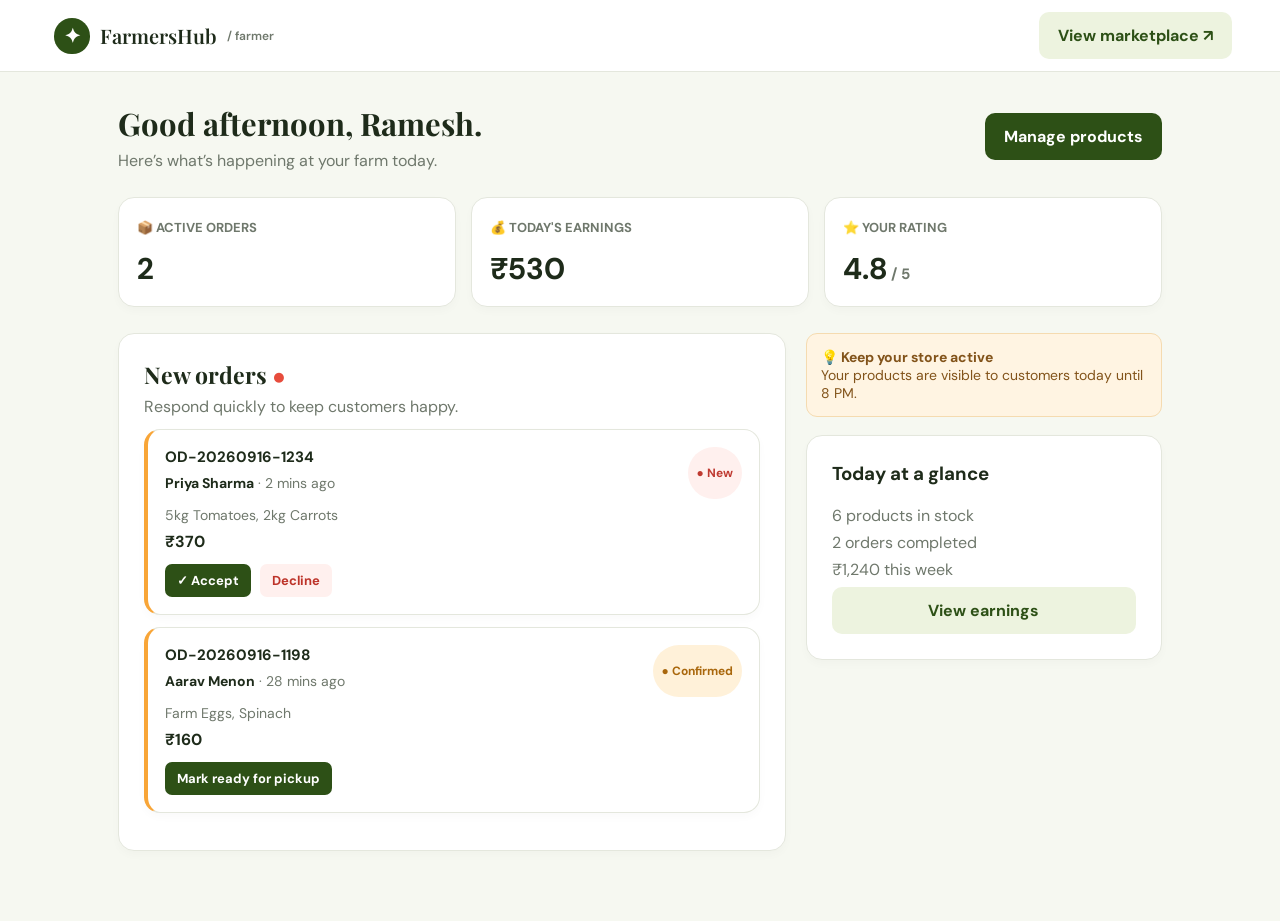
<file: index.html>
<!doctype html>
<html lang="en">
<head>
  <meta charset="UTF-8" />
  <meta name="viewport" content="width=device-width, initial-scale=1.0" />
  <meta name="description" content="FarmersHub Farmer Portal — manage orders and products" />
  <title>FarmersHub Farmer Portal</title>
  <link rel="preconnect" href="https://fonts.googleapis.com">
  <link rel="preconnect" href="https://fonts.gstatic.com" crossorigin>
  <link href="https://fonts.googleapis.com/css2?family=DM+Sans:wght@400;500;600;700&family=Playfair+Display:wght@600;700&display=swap" rel="stylesheet">
  <link rel="stylesheet" href="styles.css" />
</head>
<body>
  <div id="app"></div>
  <script>
    // The farmer portal always lands in the order-management workspace.
    if (!location.hash) location.hash = '/farmer';
  </script>
  <script src="app.js"></script>
</body>
</html>
</file>
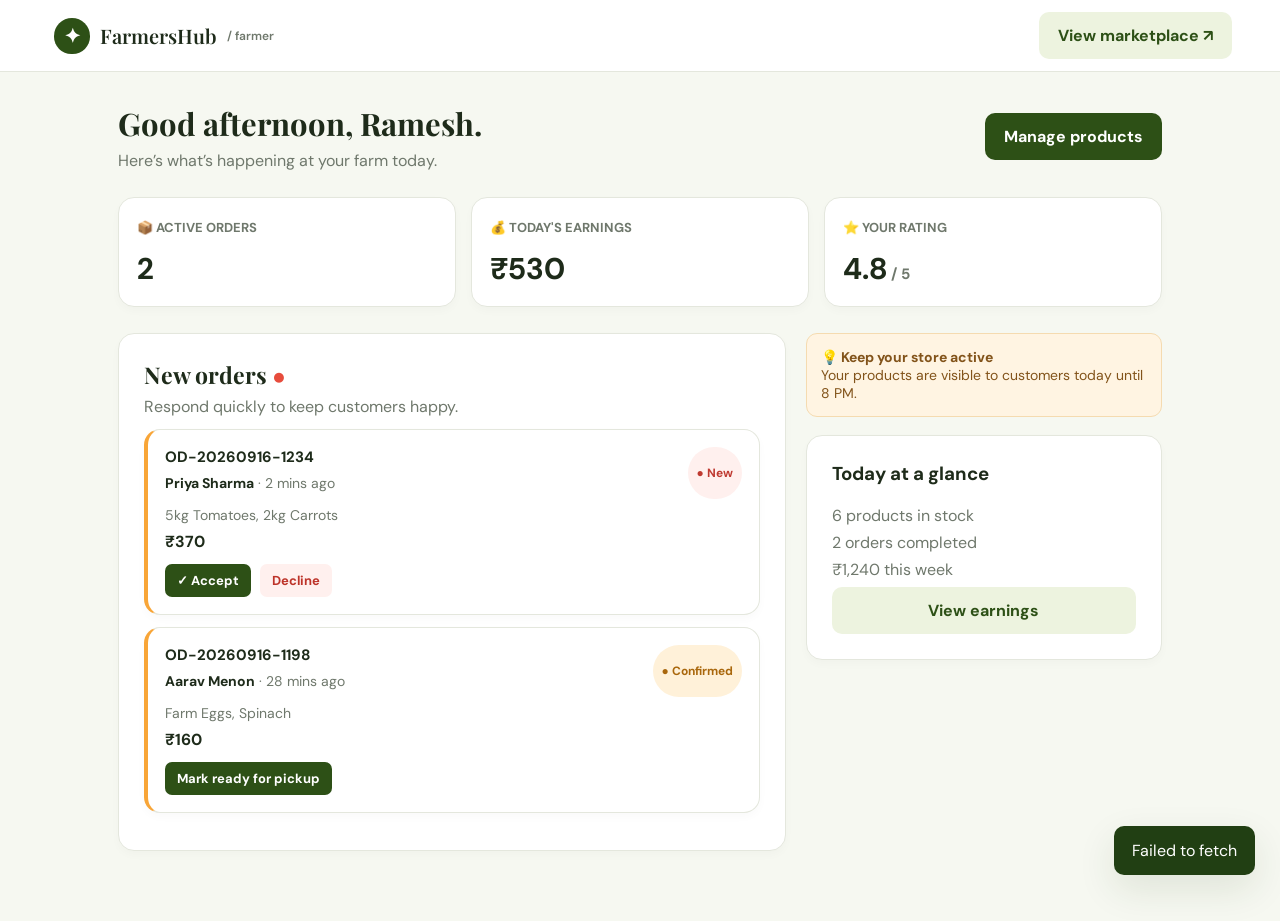
<file: outputs/farmershub-farmer/index.html>
<!doctype html>
<html lang="en">
<head>
  <meta charset="UTF-8" />
  <meta name="viewport" content="width=device-width, initial-scale=1.0" />
  <meta name="description" content="FarmersHub Farmer Portal — manage orders and products" />
  <title>FarmersHub Farmer Portal</title>
  <link rel="preconnect" href="https://fonts.googleapis.com">
  <link rel="preconnect" href="https://fonts.gstatic.com" crossorigin>
  <link href="https://fonts.googleapis.com/css2?family=DM+Sans:wght@400;500;600;700&family=Playfair+Display:wght@600;700&display=swap" rel="stylesheet">
  <link rel="stylesheet" href="styles.css" />
</head>
<body>
  <div id="app"></div>
  <script>
    // The farmer portal always lands in the order-management workspace.
    if (!location.hash) location.hash = '/farmer';
  </script>
  <script src="app.js"></script>
  <script src="api-config.js"></script>
  <script src="api-client.js"></script>
  <script src="live-api.js"></script>
</body>
</html>
</file>
<file: styles.css>
:root{--green:#2d5016;--deep:#19310c;--lime:#dcecb8;--gold:#f8a537;--red:#e74c3c;--cream:#f8f6ef;--ink:#1e2b1a;--muted:#6f786c;--line:#e4e7dd;--white:#fff;--shadow:0 14px 38px rgba(38,65,22,.11)}*{box-sizing:border-box}body{margin:0;background:var(--cream);color:var(--ink);font-family:'DM Sans',Arial,sans-serif}button,input,textarea,select{font:inherit}button{cursor:pointer;border:0}.shell{max-width:1240px;margin:auto;padding:0 28px}.nav{height:76px;display:flex;align-items:center;justify-content:space-between;background:rgba(248,246,239,.95);position:sticky;top:0;z-index:10;border-bottom:1px solid transparent}.brand{display:flex;gap:10px;align-items:center;font-size:20px;font-family:'Playfair Display',serif;font-weight:700}.brand-mark{background:var(--green);width:36px;height:36px;border-radius:50% 50% 48% 48%;display:grid;place-items:center;color:#fff;font-family:Arial}.nav-links{display:flex;align-items:center;gap:25px}.nav-links button,.linkbtn{color:var(--ink);background:transparent;font-weight:600}.nav-links button:hover,.linkbtn:hover{color:var(--green)}.cart-button{display:flex;gap:7px;align-items:center;background:var(--green);color:white;border-radius:99px;padding:11px 15px;font-weight:700}.hero{min-height:430px;border-radius:24px;margin:20px 0 58px;padding:54px;position:relative;overflow:hidden;background:linear-gradient(110deg,rgba(20,50,13,.94),rgba(45,80,22,.72)),url('https://images.unsplash.com/photo-1592982537447-6f2a6a0c3a9b?auto=format&fit=crop&w=1600&q=80') center/cover;color:white}.hero:after{content:'✦';position:absolute;right:12%;bottom:-60px;font-size:300px;color:rgba(220,236,184,.12)}.eyebrow{color:var(--gold);font-size:13px;text-transform:uppercase;letter-spacing:1.5px;font-weight:700}.hero h1{font-family:'Playfair Display',serif;font-size:clamp(40px,5vw,70px);line-height:1.03;max-width:650px;margin:15px 0}.hero p{font-size:18px;max-width:470px;line-height:1.6;color:#f1f5e8}.primary,.secondary,.danger{border-radius:10px;padding:13px 19px;font-weight:700;transition:.2s}.primary{background:var(--green);color:#fff}.hero .primary{background:var(--gold);color:#31230e;margin-top:13px}.primary:hover{transform:translateY(-2px);box-shadow:0 8px 18px rgba(45,80,22,.25)}.secondary{background:#edf3df;color:var(--green)}.danger{background:#fff0ee;color:#bd3329}.section-head{display:flex;justify-content:space-between;align-items:end;margin:25px 0 17px}.section-head h2,.page-title{font-family:'Playfair Display',serif;font-size:31px;margin:0}.sub{color:var(--muted);margin:6px 0 0}.pills{display:flex;gap:9px;overflow:auto;padding-bottom:5px}.pill{white-space:nowrap;border:1px solid var(--line);background:white;border-radius:99px;padding:9px 15px;color:var(--muted);font-weight:600}.pill.active,.pill:hover{background:var(--green);color:white;border-color:var(--green)}.farmer-grid{display:grid;grid-template-columns:repeat(3,1fr);gap:18px;margin-bottom:56px}.farmer-card,.product-card,.card,.order-card,.stat{background:#fff;border:1px solid var(--line);border-radius:16px;box-shadow:0 4px 10px rgba(30,43,26,.025)}.farmer-card{padding:20px;position:relative}.avatar{width:68px;height:68px;border-radius:50%;object-fit:cover;border:3px solid #e6f0d7}.farmer-card h3{margin:12px 0 5px;font-size:18px}.farmer-card p{color:var(--muted);font-size:14px;margin:0 0 11px}.rating{color:#ad7315;font-weight:700;font-size:14px}.count{font-size:13px;color:var(--muted);margin-left:4px}.farmer-card .secondary{width:100%;margin-top:16px}.badge{display:inline-flex;align-items:center;gap:5px;border-radius:99px;padding:5px 9px;font-size:12px;font-weight:700}.badge.green{background:#eaf5dc;color:#3f7422}.badge.orange{background:#fff1d9;color:#a9670c}.badge.red{background:#fff0ee;color:#bf3a31}.badge.blue{background:#e6f2fb;color:#2472a8}.store-hero{background:linear-gradient(110deg,#213f13,#557d2b);color:white;padding:32px;border-radius:18px;display:flex;align-items:center;gap:20px;margin:20px 0}.store-hero .avatar{width:96px;height:96px}.store-hero h1{font-family:'Playfair Display',serif;margin:0 0 8px}.store-layout{display:grid;grid-template-columns:1fr 285px;gap:28px}.product-grid{display:grid;grid-template-columns:repeat(3,1fr);gap:16px}.product-card{overflow:hidden}.product-photo{width:100%;aspect-ratio:1.2;object-fit:cover;background:#dde8ca}.product-info{padding:14px}.product-info h3{font-size:16px;margin:0 0 8px}.price{font-weight:700;font-size:17px}.stock{display:block;color:var(--muted);font-size:12px;margin:6px 0 12px}.add{width:100%;padding:10px;border-radius:8px;background:var(--green);color:white;font-weight:700}.cart-summary{padding:20px;height:max-content;position:sticky;top:95px}.cart-summary h3{margin:0 0 15px}.summary-row{display:flex;justify-content:space-between;margin:12px 0;color:var(--muted)}.summary-row.total{border-top:1px solid var(--line);padding-top:13px;color:var(--ink);font-size:18px;font-weight:700}.cart-summary .primary{width:100%;margin-top:13px}.cartline{display:flex;gap:12px;margin-bottom:14px;font-size:13px}.cartline img{width:42px;height:42px;object-fit:cover;border-radius:7px}.cartline b{display:block}.cartline span{color:var(--muted)}.cart-page,.checkout{display:grid;grid-template-columns:1.45fr .75fr;gap:28px;margin:30px 0}.card{padding:25px}.cart-item{display:grid;grid-template-columns:75px 1fr auto auto;gap:16px;align-items:center;padding:16px 0;border-bottom:1px solid var(--line)}.cart-item img{width:70px;height:70px;border-radius:10px;object-fit:cover}.quantity{display:flex;align-items:center;border:1px solid var(--line);border-radius:8px;width:max-content}.quantity button{background:white;padding:8px 11px;color:var(--green);font-weight:700}.quantity span{min-width:28px;text-align:center}.muted{color:var(--muted)}.formgrid{display:grid;grid-template-columns:1fr 1fr;gap:15px}.field{display:grid;gap:7px;margin-bottom:15px}.field label{font-size:13px;font-weight:700}.field input,.field textarea,.field select{border:1px solid #d8ddd3;border-radius:9px;padding:12px;background:white;outline:none}.field input:focus,.field textarea:focus{border-color:var(--green);box-shadow:0 0 0 3px rgba(45,80,22,.1)}.field.full{grid-column:1/-1}.radio-option{padding:12px;border:1px solid var(--line);border-radius:9px;margin:9px 0;display:flex;gap:9px}.tracking{max-width:820px;margin:35px auto}.track-head{display:flex;justify-content:space-between;align-items:center}.timeline{margin:26px 0 10px;padding-left:12px}.step{position:relative;padding:0 0 28px 30px;border-left:2px solid #dfe5d7}.step:last-child{border-left-color:transparent}.step:before{content:'✓';position:absolute;left:-12px;top:-2px;width:22px;height:22px;border-radius:50%;background:#dfe5d7;color:white;display:grid;place-items:center;font-size:12px}.step.done{border-left-color:var(--green)}.step.done:before{background:var(--green)}.step.active:before{background:var(--gold);box-shadow:0 0 0 5px #fff3dc}.step h3{margin:0 0 4px;font-size:16px}.step p{margin:0;color:var(--muted);font-size:13px}.dashboard{background:#f6f8f1;min-height:100vh;padding-bottom:40px}.dash-nav{background:white;border-bottom:1px solid var(--line);height:72px;display:flex;align-items:center;justify-content:space-between}.dashboard-main{max-width:1100px;margin:0 auto;padding:30px 28px}.dash-top{display:flex;justify-content:space-between;align-items:center}.stats{display:grid;grid-template-columns:repeat(3,1fr);gap:15px;margin:26px 0}.stat{padding:18px}.stat .num{font-size:30px;font-weight:700;margin-top:12px}.stat .label{color:var(--muted);font-size:13px;font-weight:700}.dashboard-grid{display:grid;grid-template-columns:1.5fr .8fr;gap:20px}.order-card{padding:17px;margin:12px 0;border-left:4px solid var(--gold)}.order-top{display:flex;justify-content:space-between;gap:12px}.order-card h3{margin:0;font-size:15px}.order-card p{margin:7px 0;color:var(--muted);font-size:14px}.actions{display:flex;gap:9px;margin-top:12px}.actions button{padding:8px 12px;border-radius:7px;font-size:13px}.notice{background:#fff4e2;border:1px solid #f5dbb0;border-radius:11px;padding:14px;font-size:14px;color:#82531a}.table{width:100%;border-collapse:collapse;font-size:14px}.table th{text-align:left;color:var(--muted);font-size:12px;padding:12px;border-bottom:1px solid var(--line)}.table td{padding:13px 12px;border-bottom:1px solid var(--line)}.product-row{display:flex;align-items:center;gap:10px}.product-row img{width:38px;height:38px;border-radius:7px;object-fit:cover}.empty{text-align:center;padding:46px;color:var(--muted)}.empty div{font-size:42px}.toast{position:fixed;right:25px;bottom:25px;background:#213f13;color:white;padding:14px 18px;border-radius:10px;box-shadow:var(--shadow);z-index:50;animation:in .25s ease-out}@keyframes in{from{transform:translateY(15px);opacity:0}to{transform:none;opacity:1}}.modal-backdrop{position:fixed;inset:0;background:rgba(20,35,15,.55);display:grid;place-items:center;z-index:30;padding:20px}.modal{background:white;border-radius:18px;max-width:430px;width:100%;padding:28px;text-align:center;box-shadow:var(--shadow)}.modal h2{font-family:'Playfair Display';margin:10px}.modal p{color:var(--muted);line-height:1.5}.modal .primary{width:100%;margin:10px 0}.success-icon{font-size:42px}.footer{background:#213f13;color:#dce7cc;margin-top:60px;padding:30px;font-size:14px}.footer .shell{display:flex;justify-content:space-between}@media(max-width:800px){.shell{padding:0 17px}.nav{height:65px}.nav-links button:not(.cart-button){display:none}.hero{margin:10px 0 36px;padding:32px 25px;min-height:380px}.farmer-grid,.product-grid{grid-template-columns:repeat(2,1fr);gap:11px}.farmer-card{padding:15px}.store-layout,.cart-page,.checkout,.dashboard-grid{grid-template-columns:1fr}.cart-summary{position:static}.cart-item{grid-template-columns:58px 1fr auto;gap:10px}.cart-item img{width:55px;height:55px}.cart-item .price-line{display:none}.formgrid{grid-template-columns:1fr}.dash-nav .shell{padding:0 17px}.stats{grid-template-columns:1fr 1fr}.stats .stat:last-child{grid-column:1/-1}.dashboard-main{padding:22px 17px}.table{font-size:12px}.table th:nth-child(3),.table td:nth-child(3){display:none}.store-hero{padding:22px}.store-hero .avatar{width:70px;height:70px}.section-head h2,.page-title{font-size:26px}.footer .shell{display:block}.footer p{margin-top:14px}}
</file>
<file: outputs/farmershub-farmer/styles.css>
:root{--green:#2d5016;--deep:#19310c;--lime:#dcecb8;--gold:#f8a537;--red:#e74c3c;--cream:#f8f6ef;--ink:#1e2b1a;--muted:#6f786c;--line:#e4e7dd;--white:#fff;--shadow:0 14px 38px rgba(38,65,22,.11)}*{box-sizing:border-box}body{margin:0;background:var(--cream);color:var(--ink);font-family:'DM Sans',Arial,sans-serif}button,input,textarea,select{font:inherit}button{cursor:pointer;border:0}.shell{max-width:1240px;margin:auto;padding:0 28px}.nav{height:76px;display:flex;align-items:center;justify-content:space-between;background:rgba(248,246,239,.95);position:sticky;top:0;z-index:10;border-bottom:1px solid transparent}.brand{display:flex;gap:10px;align-items:center;font-size:20px;font-family:'Playfair Display',serif;font-weight:700}.brand-mark{background:var(--green);width:36px;height:36px;border-radius:50% 50% 48% 48%;display:grid;place-items:center;color:#fff;font-family:Arial}.nav-links{display:flex;align-items:center;gap:25px}.nav-links button,.linkbtn{color:var(--ink);background:transparent;font-weight:600}.nav-links button:hover,.linkbtn:hover{color:var(--green)}.cart-button{display:flex;gap:7px;align-items:center;background:var(--green);color:white;border-radius:99px;padding:11px 15px;font-weight:700}.hero{min-height:430px;border-radius:24px;margin:20px 0 58px;padding:54px;position:relative;overflow:hidden;background:linear-gradient(110deg,rgba(20,50,13,.94),rgba(45,80,22,.72)),url('https://images.unsplash.com/photo-1592982537447-6f2a6a0c3a9b?auto=format&fit=crop&w=1600&q=80') center/cover;color:white}.hero:after{content:'✦';position:absolute;right:12%;bottom:-60px;font-size:300px;color:rgba(220,236,184,.12)}.eyebrow{color:var(--gold);font-size:13px;text-transform:uppercase;letter-spacing:1.5px;font-weight:700}.hero h1{font-family:'Playfair Display',serif;font-size:clamp(40px,5vw,70px);line-height:1.03;max-width:650px;margin:15px 0}.hero p{font-size:18px;max-width:470px;line-height:1.6;color:#f1f5e8}.primary,.secondary,.danger{border-radius:10px;padding:13px 19px;font-weight:700;transition:.2s}.primary{background:var(--green);color:#fff}.hero .primary{background:var(--gold);color:#31230e;margin-top:13px}.primary:hover{transform:translateY(-2px);box-shadow:0 8px 18px rgba(45,80,22,.25)}.secondary{background:#edf3df;color:var(--green)}.danger{background:#fff0ee;color:#bd3329}.section-head{display:flex;justify-content:space-between;align-items:end;margin:25px 0 17px}.section-head h2,.page-title{font-family:'Playfair Display',serif;font-size:31px;margin:0}.sub{color:var(--muted);margin:6px 0 0}.pills{display:flex;gap:9px;overflow:auto;padding-bottom:5px}.pill{white-space:nowrap;border:1px solid var(--line);background:white;border-radius:99px;padding:9px 15px;color:var(--muted);font-weight:600}.pill.active,.pill:hover{background:var(--green);color:white;border-color:var(--green)}.farmer-grid{display:grid;grid-template-columns:repeat(3,1fr);gap:18px;margin-bottom:56px}.farmer-card,.product-card,.card,.order-card,.stat{background:#fff;border:1px solid var(--line);border-radius:16px;box-shadow:0 4px 10px rgba(30,43,26,.025)}.farmer-card{padding:20px;position:relative}.avatar{width:68px;height:68px;border-radius:50%;object-fit:cover;border:3px solid #e6f0d7}.farmer-card h3{margin:12px 0 5px;font-size:18px}.farmer-card p{color:var(--muted);font-size:14px;margin:0 0 11px}.rating{color:#ad7315;font-weight:700;font-size:14px}.count{font-size:13px;color:var(--muted);margin-left:4px}.farmer-card .secondary{width:100%;margin-top:16px}.badge{display:inline-flex;align-items:center;gap:5px;border-radius:99px;padding:5px 9px;font-size:12px;font-weight:700}.badge.green{background:#eaf5dc;color:#3f7422}.badge.orange{background:#fff1d9;color:#a9670c}.badge.red{background:#fff0ee;color:#bf3a31}.badge.blue{background:#e6f2fb;color:#2472a8}.store-hero{background:linear-gradient(110deg,#213f13,#557d2b);color:white;padding:32px;border-radius:18px;display:flex;align-items:center;gap:20px;margin:20px 0}.store-hero .avatar{width:96px;height:96px}.store-hero h1{font-family:'Playfair Display',serif;margin:0 0 8px}.store-layout{display:grid;grid-template-columns:1fr 285px;gap:28px}.product-grid{display:grid;grid-template-columns:repeat(3,1fr);gap:16px}.product-card{overflow:hidden}.product-photo{width:100%;aspect-ratio:1.2;object-fit:cover;background:#dde8ca}.product-info{padding:14px}.product-info h3{font-size:16px;margin:0 0 8px}.price{font-weight:700;font-size:17px}.stock{display:block;color:var(--muted);font-size:12px;margin:6px 0 12px}.add{width:100%;padding:10px;border-radius:8px;background:var(--green);color:white;font-weight:700}.cart-summary{padding:20px;height:max-content;position:sticky;top:95px}.cart-summary h3{margin:0 0 15px}.summary-row{display:flex;justify-content:space-between;margin:12px 0;color:var(--muted)}.summary-row.total{border-top:1px solid var(--line);padding-top:13px;color:var(--ink);font-size:18px;font-weight:700}.cart-summary .primary{width:100%;margin-top:13px}.cartline{display:flex;gap:12px;margin-bottom:14px;font-size:13px}.cartline img{width:42px;height:42px;object-fit:cover;border-radius:7px}.cartline b{display:block}.cartline span{color:var(--muted)}.cart-page,.checkout{display:grid;grid-template-columns:1.45fr .75fr;gap:28px;margin:30px 0}.card{padding:25px}.cart-item{display:grid;grid-template-columns:75px 1fr auto auto;gap:16px;align-items:center;padding:16px 0;border-bottom:1px solid var(--line)}.cart-item img{width:70px;height:70px;border-radius:10px;object-fit:cover}.quantity{display:flex;align-items:center;border:1px solid var(--line);border-radius:8px;width:max-content}.quantity button{background:white;padding:8px 11px;color:var(--green);font-weight:700}.quantity span{min-width:28px;text-align:center}.muted{color:var(--muted)}.formgrid{display:grid;grid-template-columns:1fr 1fr;gap:15px}.field{display:grid;gap:7px;margin-bottom:15px}.field label{font-size:13px;font-weight:700}.field input,.field textarea,.field select{border:1px solid #d8ddd3;border-radius:9px;padding:12px;background:white;outline:none}.field input:focus,.field textarea:focus{border-color:var(--green);box-shadow:0 0 0 3px rgba(45,80,22,.1)}.field.full{grid-column:1/-1}.radio-option{padding:12px;border:1px solid var(--line);border-radius:9px;margin:9px 0;display:flex;gap:9px}.tracking{max-width:820px;margin:35px auto}.track-head{display:flex;justify-content:space-between;align-items:center}.timeline{margin:26px 0 10px;padding-left:12px}.step{position:relative;padding:0 0 28px 30px;border-left:2px solid #dfe5d7}.step:last-child{border-left-color:transparent}.step:before{content:'✓';position:absolute;left:-12px;top:-2px;width:22px;height:22px;border-radius:50%;background:#dfe5d7;color:white;display:grid;place-items:center;font-size:12px}.step.done{border-left-color:var(--green)}.step.done:before{background:var(--green)}.step.active:before{background:var(--gold);box-shadow:0 0 0 5px #fff3dc}.step h3{margin:0 0 4px;font-size:16px}.step p{margin:0;color:var(--muted);font-size:13px}.dashboard{background:#f6f8f1;min-height:100vh;padding-bottom:40px}.dash-nav{background:white;border-bottom:1px solid var(--line);height:72px;display:flex;align-items:center;justify-content:space-between}.dashboard-main{max-width:1100px;margin:0 auto;padding:30px 28px}.dash-top{display:flex;justify-content:space-between;align-items:center}.stats{display:grid;grid-template-columns:repeat(3,1fr);gap:15px;margin:26px 0}.stat{padding:18px}.stat .num{font-size:30px;font-weight:700;margin-top:12px}.stat .label{color:var(--muted);font-size:13px;font-weight:700}.dashboard-grid{display:grid;grid-template-columns:1.5fr .8fr;gap:20px}.order-card{padding:17px;margin:12px 0;border-left:4px solid var(--gold)}.order-top{display:flex;justify-content:space-between;gap:12px}.order-card h3{margin:0;font-size:15px}.order-card p{margin:7px 0;color:var(--muted);font-size:14px}.actions{display:flex;gap:9px;margin-top:12px}.actions button{padding:8px 12px;border-radius:7px;font-size:13px}.notice{background:#fff4e2;border:1px solid #f5dbb0;border-radius:11px;padding:14px;font-size:14px;color:#82531a}.table{width:100%;border-collapse:collapse;font-size:14px}.table th{text-align:left;color:var(--muted);font-size:12px;padding:12px;border-bottom:1px solid var(--line)}.table td{padding:13px 12px;border-bottom:1px solid var(--line)}.product-row{display:flex;align-items:center;gap:10px}.product-row img{width:38px;height:38px;border-radius:7px;object-fit:cover}.empty{text-align:center;padding:46px;color:var(--muted)}.empty div{font-size:42px}.toast{position:fixed;right:25px;bottom:25px;background:#213f13;color:white;padding:14px 18px;border-radius:10px;box-shadow:var(--shadow);z-index:50;animation:in .25s ease-out}@keyframes in{from{transform:translateY(15px);opacity:0}to{transform:none;opacity:1}}.modal-backdrop{position:fixed;inset:0;background:rgba(20,35,15,.55);display:grid;place-items:center;z-index:30;padding:20px}.modal{background:white;border-radius:18px;max-width:430px;width:100%;padding:28px;text-align:center;box-shadow:var(--shadow)}.modal h2{font-family:'Playfair Display';margin:10px}.modal p{color:var(--muted);line-height:1.5}.modal .primary{width:100%;margin:10px 0}.success-icon{font-size:42px}.footer{background:#213f13;color:#dce7cc;margin-top:60px;padding:30px;font-size:14px}.footer .shell{display:flex;justify-content:space-between}@media(max-width:800px){.shell{padding:0 17px}.nav{height:65px}.nav-links button:not(.cart-button){display:none}.hero{margin:10px 0 36px;padding:32px 25px;min-height:380px}.farmer-grid,.product-grid{grid-template-columns:repeat(2,1fr);gap:11px}.farmer-card{padding:15px}.store-layout,.cart-page,.checkout,.dashboard-grid{grid-template-columns:1fr}.cart-summary{position:static}.cart-item{grid-template-columns:58px 1fr auto;gap:10px}.cart-item img{width:55px;height:55px}.cart-item .price-line{display:none}.formgrid{grid-template-columns:1fr}.dash-nav .shell{padding:0 17px}.stats{grid-template-columns:1fr 1fr}.stats .stat:last-child{grid-column:1/-1}.dashboard-main{padding:22px 17px}.table{font-size:12px}.table th:nth-child(3),.table td:nth-child(3){display:none}.store-hero{padding:22px}.store-hero .avatar{width:70px;height:70px}.section-head h2,.page-title{font-size:26px}.footer .shell{display:block}.footer p{margin-top:14px}}
</file>
